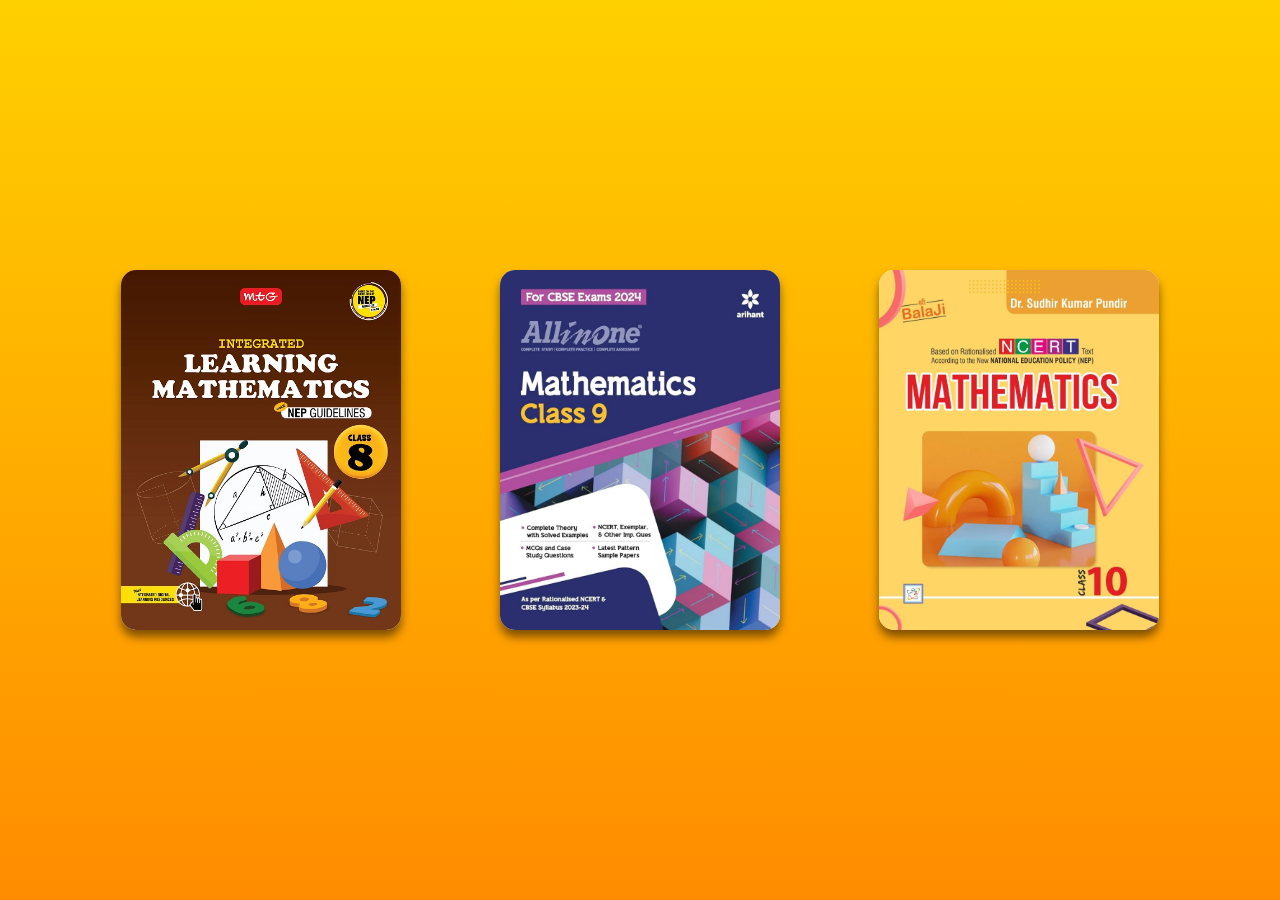
<file: Carddemo.html>
<!DOCTYPE html>
<html lang="en">
<head>
    <meta charset="UTF-8">
    <meta name="viewport" content="width=device-width, initial-scale=1.0">
    <title>Card Gallery</title>
    <link rel="stylesheet" href="cardpage.css">
</head>
<body>
    <div class="wrapper">
        <div class="card">
            <img src="Maths8.jpg" alt="Maths 8Th">
            <div class="info">
                <h1>8th Maths</h1>
                <p>writing the theories, concepts, and formulas in a different notebook and referring to them while practising questions</p>
                <button>Read More</button>
            </div>
        </div>

        <div class="card">
            <img src="Maths9.jpg" alt="Maths 9th">
            <div class="info">
                <h1>9th Maths</h1>
                <p>writing the theories, concepts, and formulas in a different notebook and referring to them while practising questions</p>
                <button>Read More</button>
            </div>
        </div>

        <div class="card">
            <img src="Maths10.jpg" alt="Maths 10th">
            <div class="info">
                <h1>10th Maths</h1>
                <p>writing the theories, concepts, and formulas in a different notebook and referring to them while practising questions</p>
                <button>Read More</button>
            </div>
        </div>
    </div>
</body>
</html>
</file>
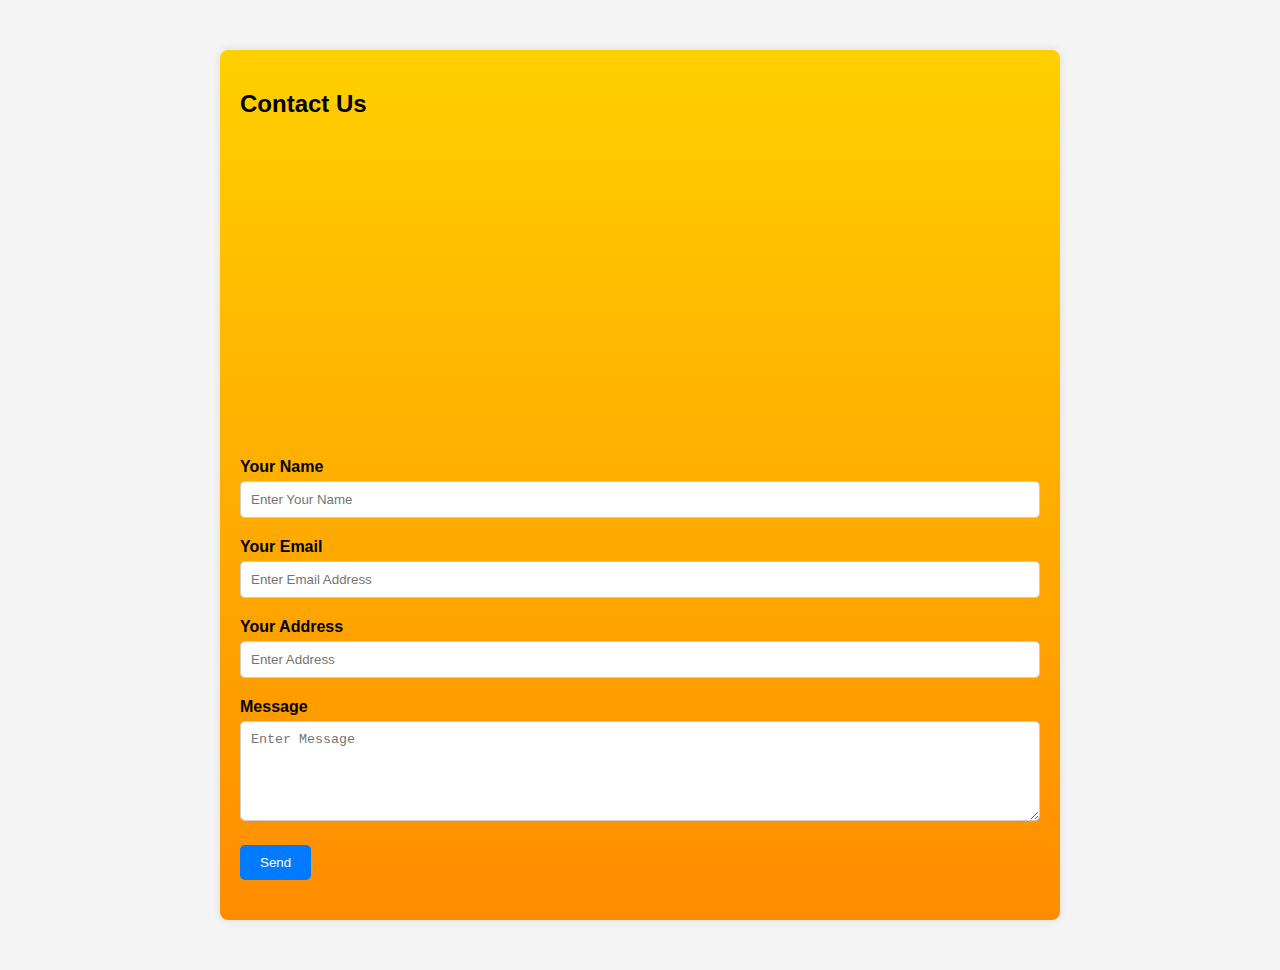
<file: Contactpage.html>
<!DOCTYPE html>
<html lang="en">
<head>
<meta charset="UTF-8">
<meta name="viewport" content="width=device-width, initial-scale=1.0">
<title>Contact Form with Map</title>
<style>
  body {
    font-family: Arial, sans-serif;
    margin: 0;
    padding: 0;
    background-color: #f4f4f4;
  }
  .container {
    max-width: 800px;
    margin: 50px auto;
    background: #fff;
    background: linear-gradient(rgb(255, 208, 0),#ff8c00);
    padding: 20px;
    border-radius: 8px;
    box-shadow: 0 0 10px rgba(0, 0, 0, 0.1);
    position: relative;
  }
  .map {
    height: 300px;
    margin-bottom: 20px;
  }
  .form-group {
    margin-bottom: 20px;
  }
  label {
    display: block;
    margin-bottom: 5px;
    font-weight: bold;
  }
  input[type="text"],
  input[type="email"],
  textarea {
    width: 100%;
    padding: 10px;
    border: 1px solid #ccc;
    border-radius: 5px;
    box-sizing: border-box;
  }
  textarea {
    height: 100px;
  }
  input[type="submit"] {
    background-color: #007bff;
    color: #fff;
    border: none;
    padding: 10px 20px;
    border-radius: 5px;
    cursor: pointer;
  }
  input[type="submit"]:hover {
    background-color: #0056b3;
  }
</style>
</head>
<body>

<div class="container">
  <h2>Contact Us</h2>
  <div class="map">
    <!-- Replace YOUR_API_KEY with your actual Google Maps API key -->
    <iframe width="100%" height="100%" frameborder="0" style="border:0"
      src="https://www.google.com/maps/embed?pb=!1m18!1m12!1m3!1d30150.599589610763!2d72.97411481964856!3d19.15913835198256!2m3!1f0!2f0!3f0!3m2!1i1024!2i768!4f13.1!3m3!1m2!1s0x3be7bf523dd8b5ab%3A0x9de9a7f73961da61!2sAiroli%2C%20Navi%20Mumbai%2C%20Maharashtra%20400708!5e0!3m2!1sen!2sin!4v1713759630281!5m2!1sen!2sin" width="600" height="450" style="border:0;" allowfullscree width="600" height="450" style="border:0;" allowfullscreen="" loading="lazy" referrerpolicy="no-referrer-when-downgrade">
    </iframe>
  </div>
  <form action="#" method="post">
    <div class="form-group">
      <label for="name">Your Name</label>
      <input type="text" id="name" name="name" placeholder="Enter Your Name" required>
    </div>
    <div class="form-group">
      <label for="email">Your Email</label>
      <input type="email" id="email" name="email" placeholder="Enter Email Address" required>
    </div>
    <div class="form-group">
      <label for="address">Your Address</label>
      <input type="text" id="address" name="address" placeholder="Enter Address" required>
    </div>
    <div class="form-group">
      <label for="message">Message</label>
      <textarea id="message" name="message"  placeholder="Enter Message"required></textarea>
    </div>
    <div class="form-group">
      <input type="submit" value="Send">
    </div>
  </form>
</div>

</body>
</html>
</file>
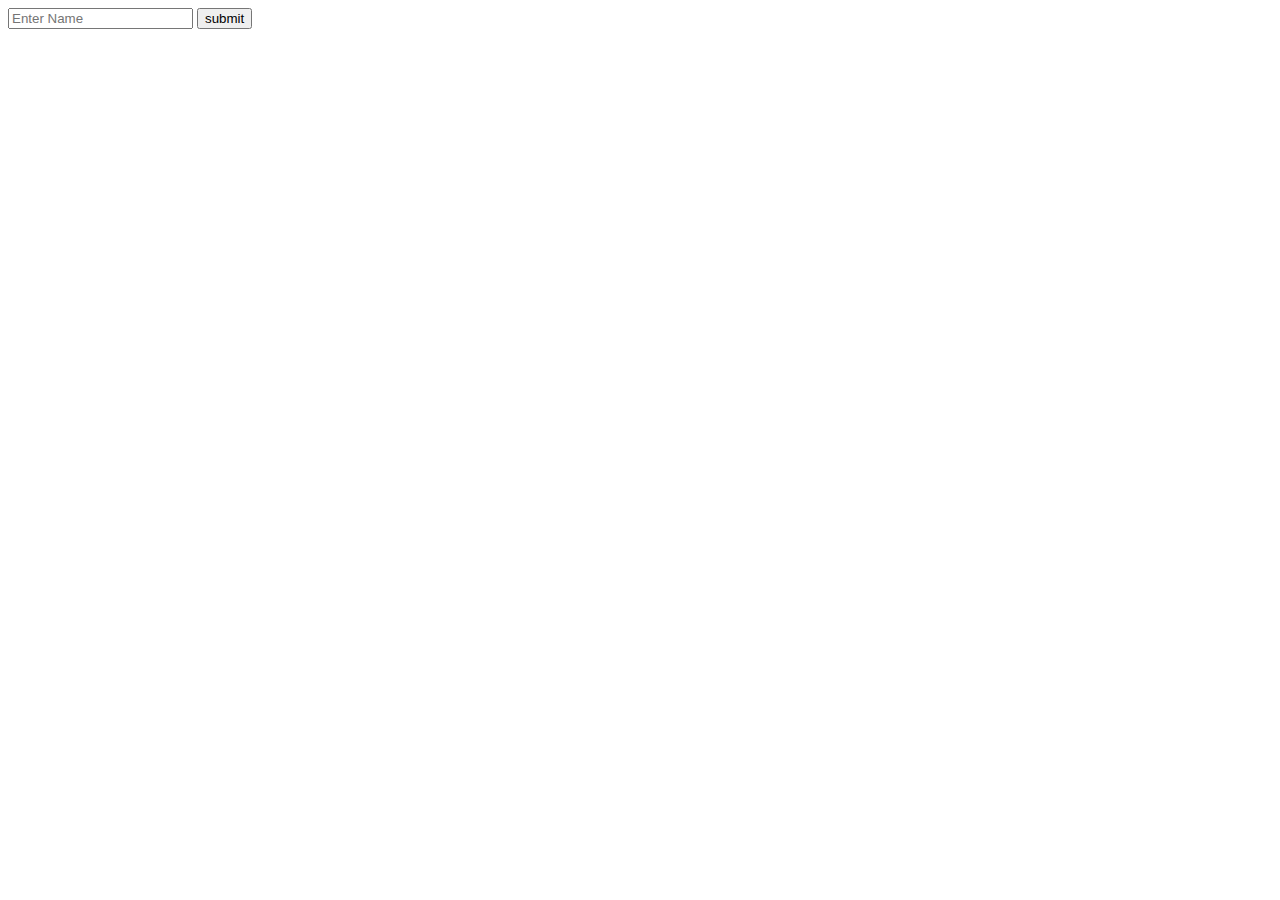
<file: FeedBackdata12.html>
<!DOCTYPE html>
<html>
<head>
	<meta charset="utf-8">
	<meta name="viewport" content="width=device-width, initial-scale=1">
	<title>FeedBack Page</title>
	<script>  
function validateform(){  
var name=document.myform.name.value;  
var password=document.myform.password.value;  
  
if (name==null || name==""){  
  alert("Name can't be blank");  
  return false;  
}else if(password.length<6){  
  alert("Password must be at least 6 characters long.");  
  return false;  
  }  
}  
</script> 
</head>
<body>
<form name="MyForm" method="post" action="#" onsubmit="return validateform()">
<input type="text" name="name" placeholder="Enter Name">
<input type="submit"  value="submit">
</form>
</body>
</html>
</file>
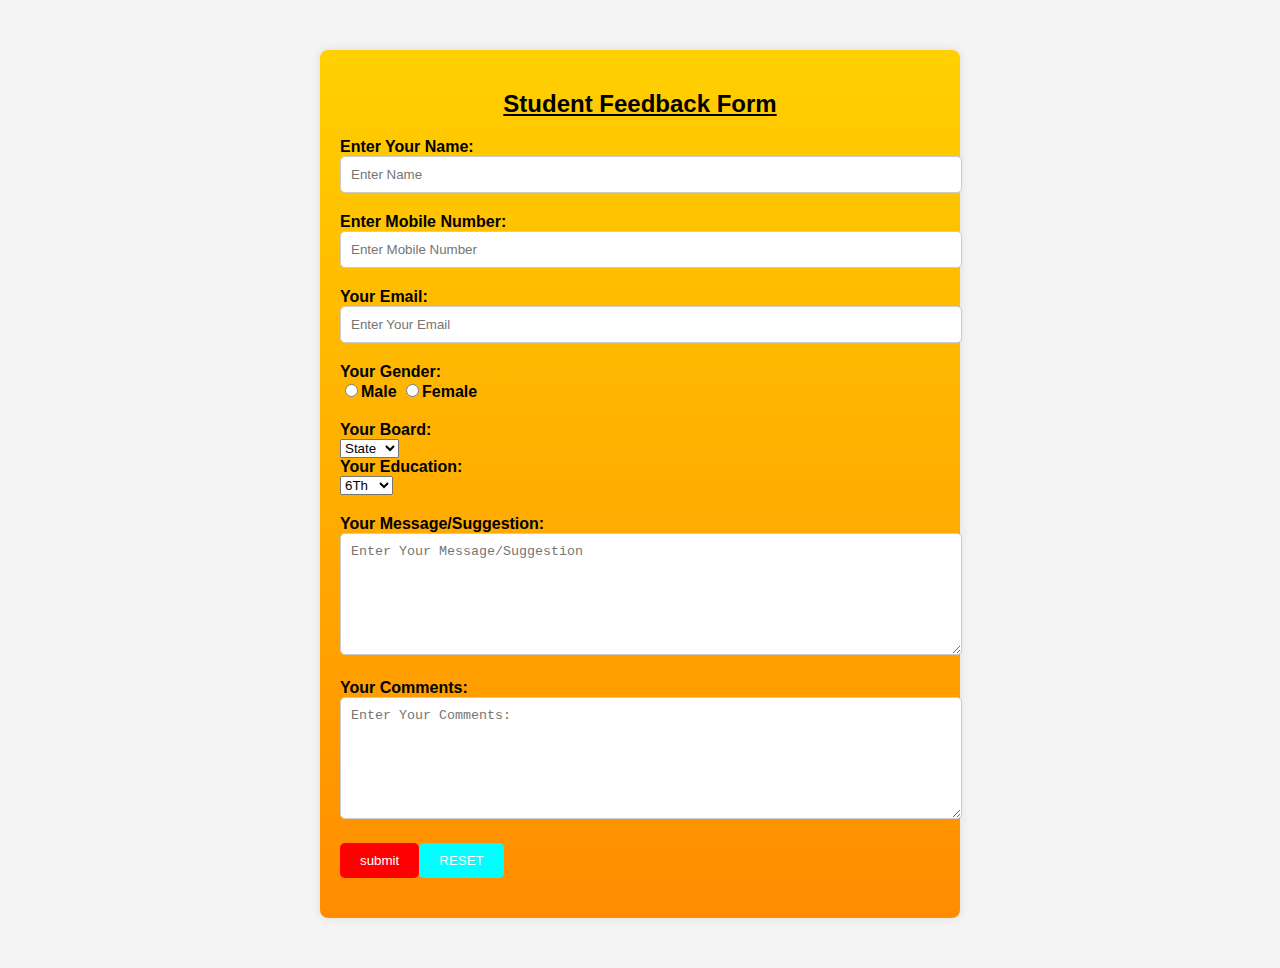
<file: feedbackpage.html>
<!DOCTYPE html>
<html lang="en">
<head>
<meta charset="UTF-8">
<meta name="viewport" content="width=device-width, initial-scale=1.0">

<title>Feedback Form</title> 

<style>
    body {
        font-family: Arial, sans-serif;
        margin: 0;
        padding: 0;
        background-color: #f4f4f4;
    }
    .container {
        width: 80%;
        max-width: 600px;
        margin: 50px auto;
        background-color: #fff;
        background-color:orange;
        background: linear-gradient(rgb(255, 208, 0),#ff8c00);
        padding: 20px;
        border-radius: 8px;
        box-shadow: 0 0 10px rgba(0, 0, 0, 0.1);
    }
    h2 {
        text-align: center;
    }
    .form-group {
        margin-bottom: 20px;
    }
    label {
        display: block;
        font-weight: bold;
    }
    input[type="text"],
    textarea {
        width: 100%;
        padding: 10px;
        border: 1px solid #ccc;
        border-radius: 5px;
    }
    textarea {
        height: 100px;
    }
    input[type="submit"] {
        background-color: #4caf50;
        background-color:red;
        color: white;
        border: none;
        padding: 10px 20px;
        cursor: pointer;
        border-radius: 5px;
    }
    input[type="submit"]:hover {
        background-color: blue;
    }
     input[type="reset"] {
        background-color: #4caf50;
        background-color: cyan;
        color: white;
        border: none;
        padding: 10px 20px;
        cursor: pointer;
        border-radius: 5px;
    }
    input[type="reset"]:hover {
        background-color: darkred;
    }
</style>
<script>
    function validateForm() {
      var name=document.forms["myForm"]["name"].value;
      if (name== "") {
        alert("Name must be filled out");
        return false;
      }
    }
    </script>
</head>
<body>

<div class="container">
    <h2><u>Student Feedback Form</u></h2>
   <form name="myForm" action="/action_page.php" onsubmit="return validateForm()" method="post">
        <div class="form-group">
            <label for="name">Enter Your Name:</label>
            <input type="text" id="name" name="name" placeholder="Enter Name">
        </div>
        <div class="form-group">
            <label for="name">Enter Mobile Number:</label>
            <input type="text" id="name" name="name" placeholder="Enter Mobile Number">
        </div>
        <div class="form-group">
            <label for="email">Your Email:</label>
            <input type="text" id="email" name="email" placeholder="Enter Your Email">
        </div>
        <div class="form-group">
            <label for="Gender">Your Gender:</label>
           <input type="radio" name="gender" value="male"><b>Male</b>
           <input type="radio" name="gender" value="female"><b>Female</b>
        </div>
        <div class="form-group">
            <label for="board">Your Board:</label>
            <select name="board" id="board">
                <option value="State">State</option>
                <option value="ICSE">ICSE</option>
                <option value="CBSE">CBSE</option>
            </select>   
        <div class="form-group">
            <label for="education">Your Education:</label>
            <select name="education" id="edu">
              <option value="sixth">6Th</option>
              <option value="Seventh">7Th</option>
              <option value="eighth">8TH</option>
              <option value="nineth">9Th</option>
              <option value="tenth">10Th</option>
              <option value="eleventh">11Th</option>
              <option value="twelleth">12Th</option>
            </select>
        </div>
        <div class="form-group">
            <label for="message">Your Message/Suggestion:</label>
            <textarea id="message" name="message" placeholder="Enter Your Message/Suggestion" required></textarea>
        </div>
        <div class="form-group">
            <label for="message">Your Comments:</label>
            <textarea id="message" name="message" placeholder="Enter Your Comments:" required></textarea>
        </div>
        <input type="submit" value="submit"><input type="reset" value="RESET">
    </form>
</div>

</body>

</html>
</file>
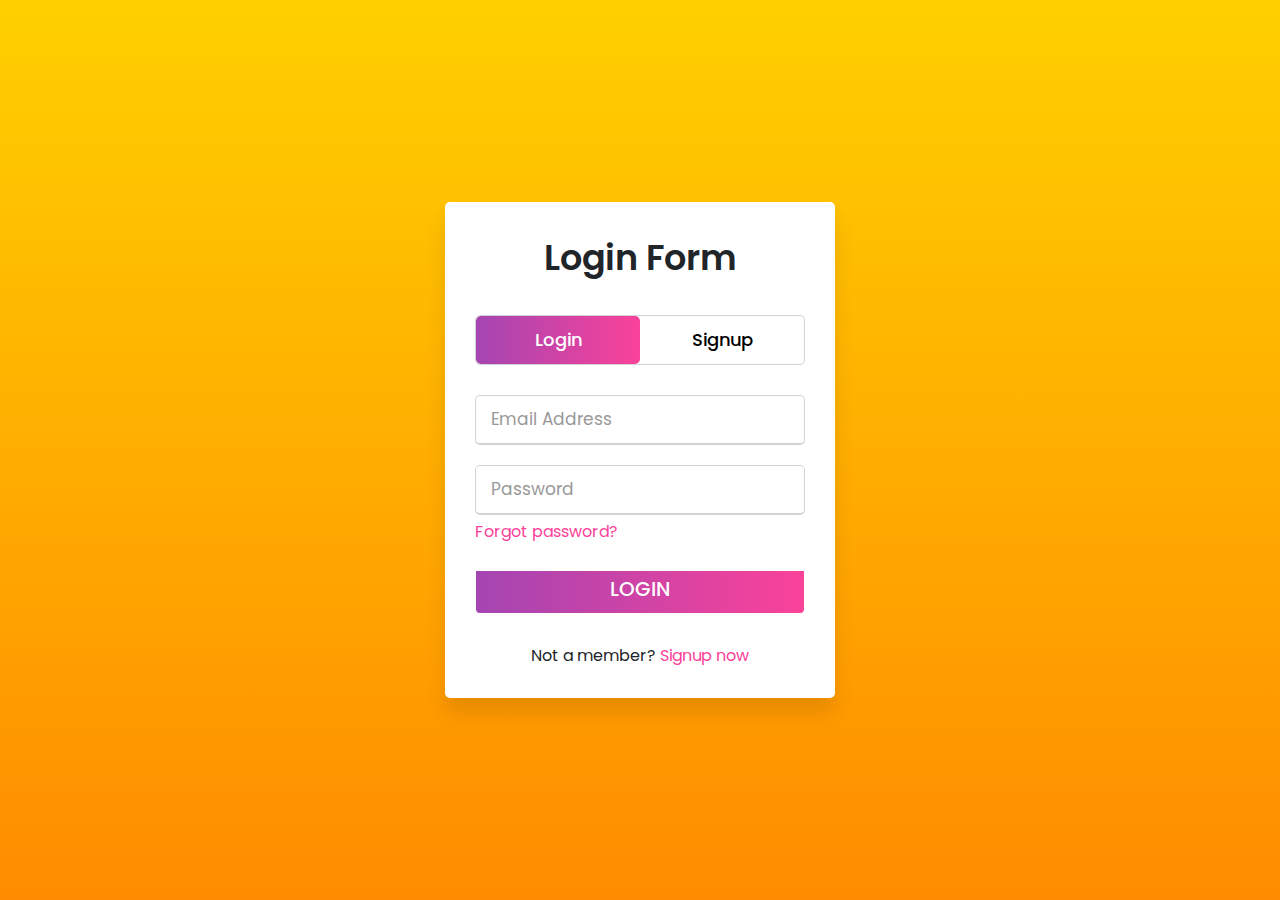
<file: login.html>
<!DOCTYPE html>
<!-- Created By CodingNepal -->
<html lang="en" dir="ltr">
   <head>
      <meta charset="utf-8">
      <title>Login and Registration Form in HTML</title>
      <link rel="stylesheet" href="logins.css">
      <meta name="viewport" content="width=device-width, initial-scale=1.0">
      <link rel="stylesheet" href="https://cdnjs.cloudflare.com/ajax/libs/font-awesome/4.7.0/css/font-awesome.min.css">
       <link rel="stylesheet" href="https://cdnjs.cloudflare.com/ajax/libs/font-awesome/6.0.0-beta2/css/all.min.css">
       <link rel="stylesheet" href="https://maxcdn.bootstrapcdn.com/bootstrap/4.5.2/css/bootstrap.min.css">
       <link rel="stylesheet" href="https://maxcdn.bootstrapcdn.com/bootstrap/4.5.2/css/bootstrap.min.css">
<script src="https://ajax.googleapis.com/ajax/libs/jquery/3.5.1/jquery.min.js"></script>
<script src="https://cdnjs.cloudflare.com/ajax/libs/popper.js/1.16.0/umd/popper.min.js"></script>
<script src="https://maxcdn.bootstrapcdn.com/bootstrap/4.5.2/js/bootstrap.min.js"></script>
   </head>
   <body>
      <div class="wrapper">
         <div class="title-text">
            <div class="title login">
               Login Form
            </div>
            <div class="title signup">
               Signup Form
            </div>
         </div>
         <div class="form-container">
            <div class="slide-controls">
               <input type="radio" name="slide" id="login" checked>
               <input type="radio" name="slide" id="signup">
               <label for="login" class="slide login">Login</label>
               <label for="signup" class="slide signup">Signup</label>
               <div class="slider-tab"></div>
            </div>
            <div class="form-inner">
               <form action="#" onsubmit="return validation()" class="login">
                  <div class="field">
                    <input type="text" placeholder="Email Address" id="eml">
                    <span id="emal" class="text-danger"></span>
                  </div>
                  <div class="field">
                     <input type="password" placeholder="Password" id="psw">
                  </div>
                  <div class="pass-link">
                     <a href="#">Forgot password?</a>
                  </div>
                  <div class="field btn">
                     <div class="btn-layer"></div>
                     <input  type="submit" name="submit" value="LOGIN">
                  </div>
                  <div class="signup-link">
                     Not a member? <a href="">Signup now</a>
                  </div>
               </form>
               <form action="#" class="signup">
                  <div class="field">
                     <input type="text" placeholder="Email Address" required>
                  </div>
                  <div class="field">
                     <input type="password" placeholder="Password" required>
                  </div>
                  <div class="field">
                     <input type="password" placeholder="Confirm password" required>
                  </div>
                  <div class="field btn">
                     <div class="btn-layer"></div>
                     <input type="submit" value="Signup">
                  </div>
               </form>
            </div>
         </div>
      </div>
      <script>
         const loginText = document.querySelector(".title-text .login");
         const loginForm = document.querySelector("form.login");
         const loginBtn = document.querySelector("label.login");
         const signupBtn = document.querySelector("label.signup");
         const signupLink = document.querySelector("form .signup-link a");
         signupBtn.onclick = (()=>{
           loginForm.style.marginLeft = "-50%";
           loginText.style.marginLeft = "-50%";
         });
         loginBtn.onclick = (()=>{
           loginForm.style.marginLeft = "0%";
           loginText.style.marginLeft = "0%";
         });
         signupLink.onclick = (()=>{
           signupBtn.click();
           return false;
         });
      </script>
      <script type="text/javascript">
         function validation() {
            var user = document.getElementById('eml').value();
            if(user=="")
            {
              document.getElementById('emal').innerHTML="PLEASE FILL THE EMAIL";
              return false;


            }
         }
      </script>
   </body>
</html>
</file>
<file: cardpage.css>
* {
    box-sizing: border-box;
    font-family: sans-serif;
}

body, html {
    width: 100%;
    height: 100%;
    display: flex;
    align-items: center;
    justify-content: center;
    background: linear-gradient(rgb(255, 208, 0),#ff8c00);
}

.wrapper {
    display: flex;
    width: 90%;
    justify-content: space-around;
}

.card {
    width: 280px;
    height: 360px;
    border-radius: 15px;
    padding: 1.5rem;
    background: white;
    position: relative;
    display: flex;
    align-items: flex-end;
    transition: 0.4s ease-out;
    box-shadow: 0px 7px 10px rgba(0, 0, 0, 0.5);
}

.card:hover {
    transform: translateY(20px);
}

.card:hover:before {
    opacity: 1;
}

.card:hover .info {
    opacity: 1;
    transform: translateY(0px);
}

.card:before {
    content: "";
    position: absolute;
    top: 0;
    left: 0;
    display: block;
    width: 100%;
    height: 100%;
    border-radius: 15px;
    background: rgba(0, 0, 0, 0.6);
    z-index: 2;
    transition: 0.5s;
    opacity: 0;
}

.card img {
    width: 100%;
    height: 100%;
    object-fit: cover;
    position: absolute;
    top: 0;
    left: 0;
    border-radius: 15px;
}

.card .info {
    position: relative;
    z-index: 3;
    color: white;
    opacity: 0;
    transform: translateY(30px);
    transition: 0.5s;
}

.card .info h1 {
    margin: 0px;
}

.card .info p {
    letter-spacing: 1px;
    font-size: 15px;
    margin-top: 8px;
}

.card .info button {
    padding: 0.6rem;
    outline: none;
    border: none;
    border-radius: 3px;
    background: white;
    color: black;
    font-weight: bold;
    cursor: pointer;
    transition: 0.4s ease;
}

.card .info button:hover {
    background: dodgerblue;
    color: white;
}
</file>
<file: logins.css>
@import url('https://fonts.googleapis.com/css?family=Poppins:400,500,600,700&display=swap');
*{
  margin: 0;
  padding: 0;
  box-sizing: border-box;
  font-family: 'Poppins', sans-serif;
}
html,body{
  display: grid;
  height: 100%;
  width: 100%;
  place-items: center;
  background: -webkit-linear-gradient(left, #a445b2, #fa4299);
   background: -webkit-linear-gradient(left,orange ,red);
   background: -webkit-linear-gradient(rgb(255, 208, 0),#ff8c00);
}
::selection{
  background: #fa4299;
  color: #fff;
}
.wrapper{
  overflow: hidden;
  max-width: 390px;
  background: #fff;
  padding: 30px;
  border-radius: 5px;
  box-shadow: 0px 15px 20px rgba(0,0,0,0.1);
}
.wrapper .title-text{
  display: flex;
  width: 200%;
}
.wrapper .title{
  width: 50%;
  font-size: 35px;
  font-weight: 600;
  text-align: center;
  transition: all 0.6s cubic-bezier(0.68,-0.55,0.265,1.55);
}
.wrapper .slide-controls{
  position: relative;
  display: flex;
  height: 50px;
  width: 100%;
  overflow: hidden;
  margin: 30px 0 10px 0;
  justify-content: space-between;
  border: 1px solid lightgrey;
  border-radius: 5px;
}
.slide-controls .slide{
  height: 100%;
  width: 100%;
  color: #fff;
  font-size: 18px;
  font-weight: 500;
  text-align: center;
  line-height: 48px;
  cursor: pointer;
  z-index: 1;
  transition: all 0.6s ease;
}
.slide-controls label.signup{
  color: #000;
}
.slide-controls .slider-tab{
  position: absolute;
  height: 100%;
  width: 50%;
  left: 0;
  z-index: 0;
  border-radius: 5px;
  background: -webkit-linear-gradient(left, #a445b2, #fa4299);
  transition: all 0.6s cubic-bezier(0.68,-0.55,0.265,1.55);
}
input[type="radio"]{
  display: none;
}
#signup:checked ~ .slider-tab{
  left: 50%;
}
#signup:checked ~ label.signup{
  color: #fff;
  cursor: default;
  user-select: none;
}
#signup:checked ~ label.login{
  color: #000;
}
#login:checked ~ label.signup{
  color: #000;
}
#login:checked ~ label.login{
  cursor: default;
  user-select: none;
}
.wrapper .form-container{
  width: 100%;
  overflow: hidden;
}
.form-container .form-inner{
  display: flex;
  width: 200%;
}
.form-container .form-inner form{
  width: 50%;
  transition: all 0.6s cubic-bezier(0.68,-0.55,0.265,1.55);
}
.form-inner form .field{
  height: 50px;
  width: 100%;
  margin-top: 20px;
}
.form-inner form .field input{
  height: 100%;
  width: 100%;
  outline: none;
  padding-left: 15px;
  border-radius: 5px;
  border: 1px solid lightgrey;
  border-bottom-width: 2px;
  font-size: 17px;
  transition: all 0.3s ease;
}
.form-inner form .field input:focus{
  border-color: #fc83bb;
  /* box-shadow: inset 0 0 3px #fb6aae; */
}
.form-inner form .field input::placeholder{
  color: #999;
  transition: all 0.3s ease;
}
form .field input:focus::placeholder{
  color: #b3b3b3;
}
.form-inner form .pass-link{
  margin-top: 5px;
}
.form-inner form .signup-link{
  text-align: center;
  margin-top: 30px;
}
.form-inner form .pass-link a,
.form-inner form .signup-link a{
  color: #fa4299;
  text-decoration: none;
}
.form-inner form .pass-link a:hover,
.form-inner form .signup-link a:hover{
  text-decoration: underline;
}
form .btn{
  height: 50px;
  width: 100%;
  border-radius: 5px;
  position: relative;
  overflow: hidden;
}
form .btn .btn-layer{
  height: 100%;
  width: 300%;
  position: absolute;
  left: -100%;
  background: -webkit-linear-gradient(right, #a445b2, #fa4299, #a445b2, #fa4299);
  border-radius: 5px;
  transition: all 0.4s ease;;
}
form .btn:hover .btn-layer{
  left: 0;
}
form .btn input[type="submit"]{
  height: 100%;
  width: 100%;
  z-index: 1;
  position: relative;
  background: none;
  border: none;
  color: #fff;
  padding-left: 0;
  border-radius: 5px;
  font-size: 20px;
  font-weight: 500;
  cursor: pointer;
}
</file>
